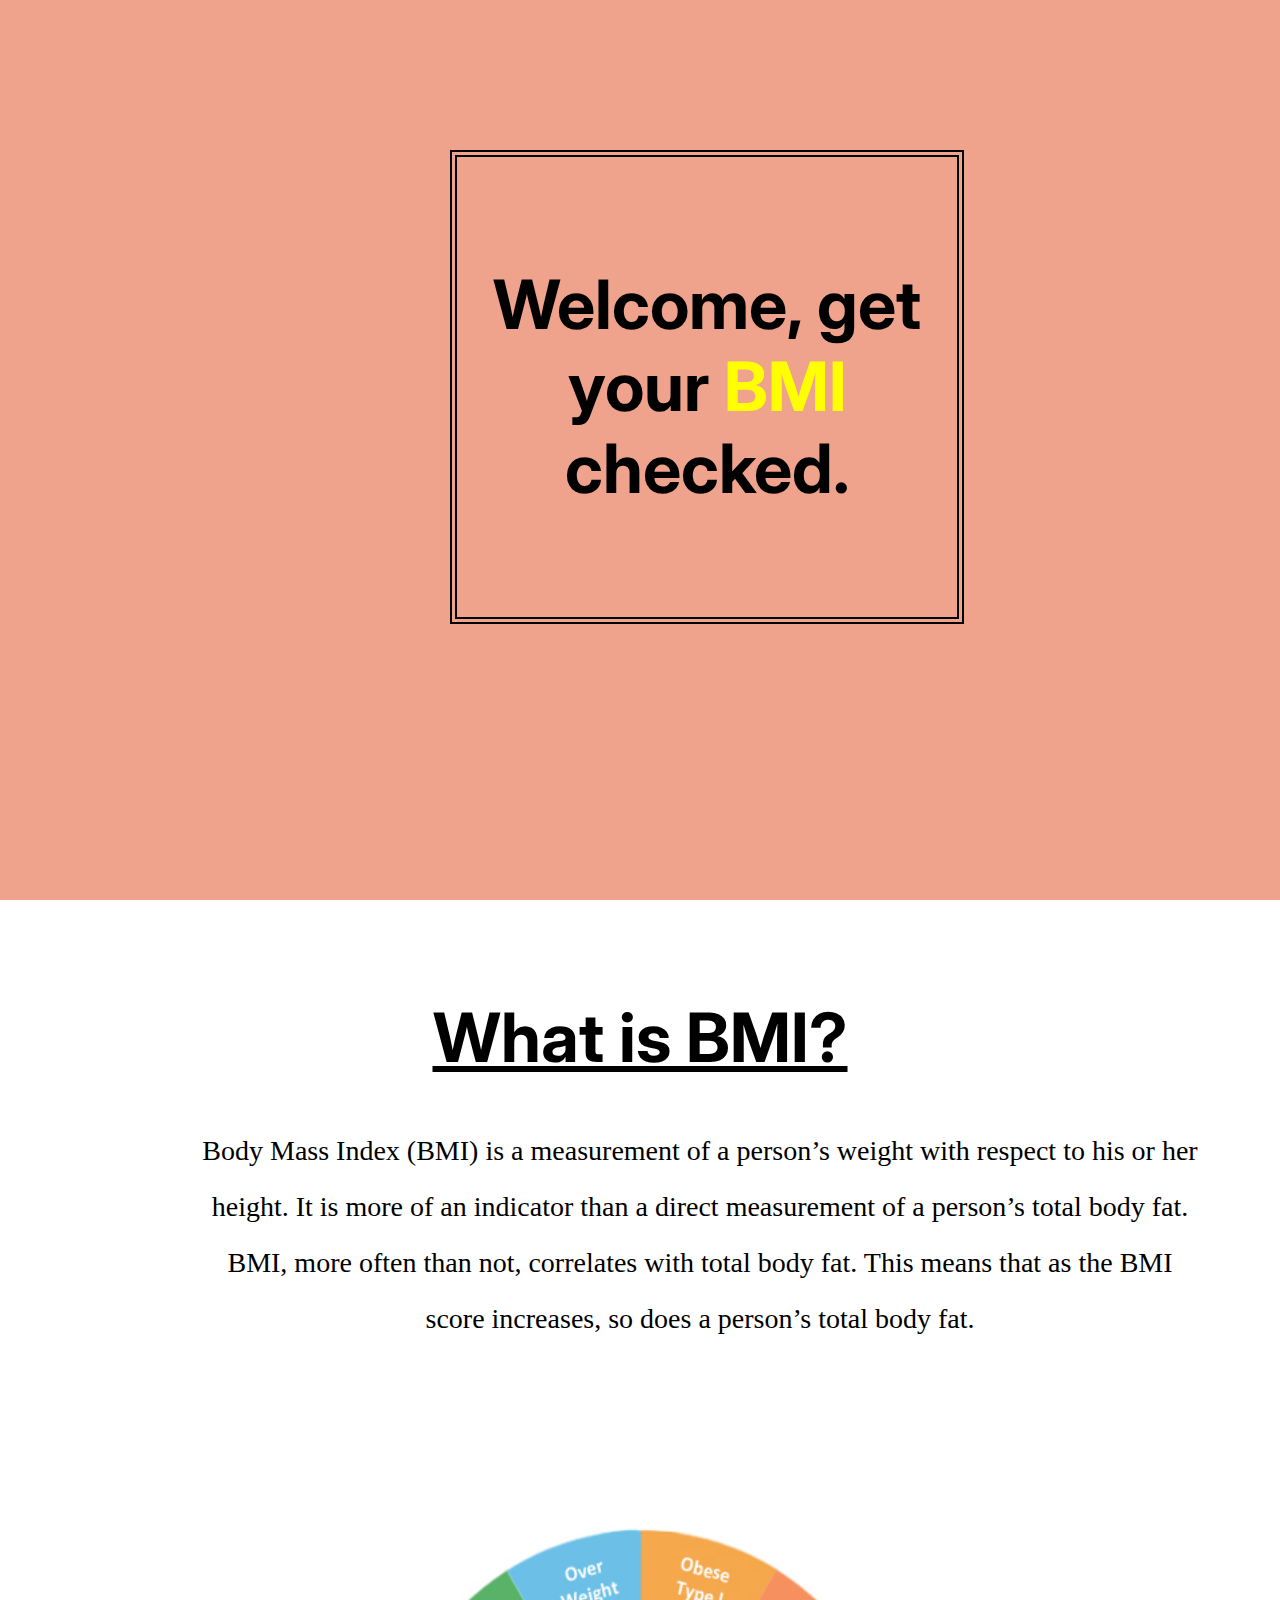
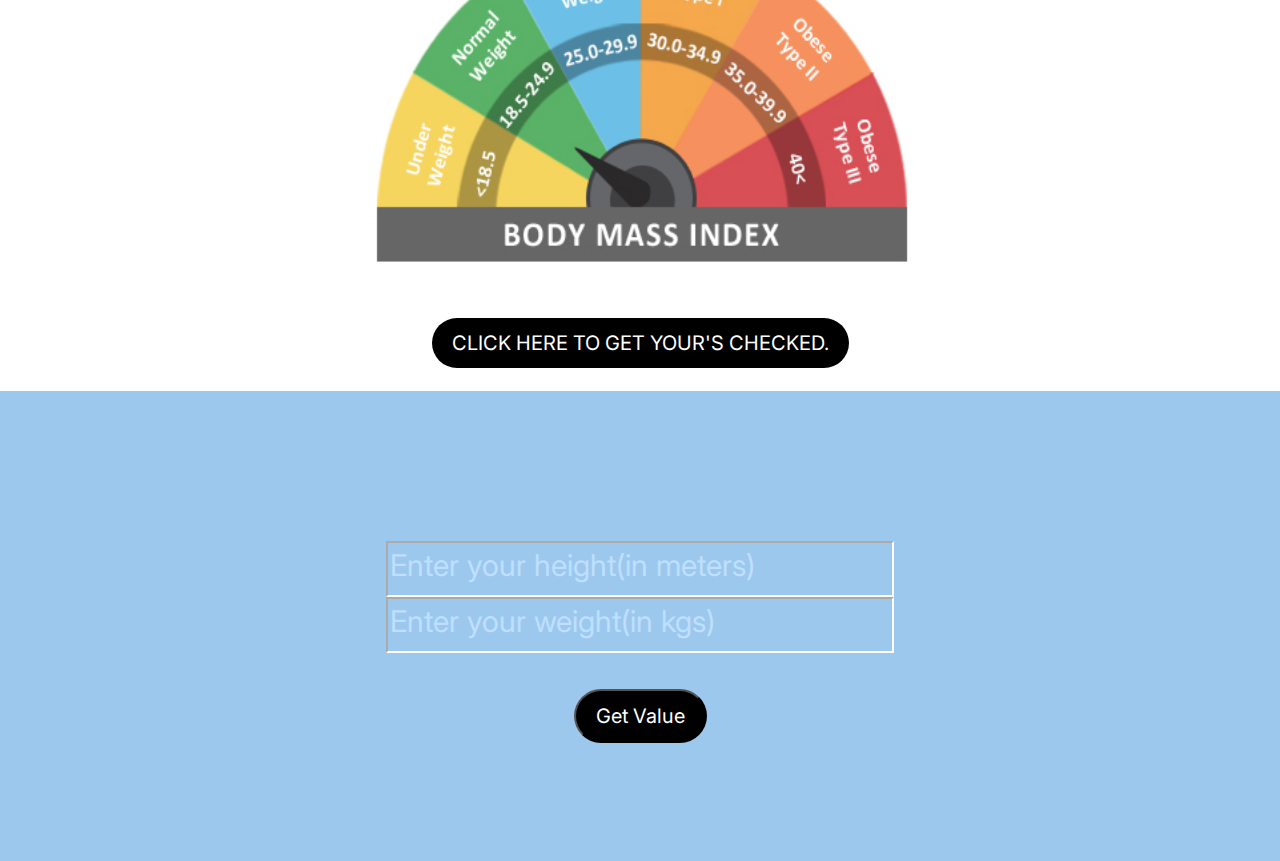
<file: BMI/index-bmi.html>
<!DOCTYPE html>
<html lang="en" dir="ltr">
  <head>
    <meta charset="utf-8">
    <title>BMI Calculator</title>
    <link rel="stylesheet" href="styles-bmi.css">
    <link href="https://fonts.googleapis.com/css2?family=Inter:wght@400&display=swap" rel="stylesheet">
    <script src="https://code.jquery.com/jquery-3.2.1.slim.min.js" integrity="sha384-KJ3o2DKtIkvYIK3UENzmM7KCkRr/rE9/Qpg6aAZGJwFDMVNA/GpGFF93hXpG5KkN" crossorigin="anonymous"></script>
    <script src="https://cdnjs.cloudflare.com/ajax/libs/popper.js/1.12.9/umd/popper.min.js" integrity="sha384-ApNbgh9B+Y1QKtv3Rn7W3mgPxhU9K/ScQsAP7hUibX39j7fakFPskvXusvfa0b4Q" crossorigin="anonymous"></script>
    <script src="https://maxcdn.bootstrapcdn.com/bootstrap/4.0.0/js/bootstrap.min.js" integrity="sha384-JZR6Spejh4U02d8jOt6vLEHfe/JQGiRRSQQxSfFWpi1MquVdAyjUar5+76PVCmYl" crossorigin="anonymous"></script>
  </head>
  <body>
   <div class="main-div">
    <div class="head-div">
      <h1>Welcome, get your <span class="yellow"> BMI </span>checked.</h1>
   </div></div>
   <div class="second-page">
     <h1 class="bmi-head"> <u><span>What is BMI?</span></u></h1>
 <div class="para-div">
     <p> Body Mass Index (BMI) is a measurement of a person’s weight with respect to his or her height. It is more of an indicator than a direct measurement of a person’s total body fat.

BMI, more often than not, correlates with total body fat. This means that as the BMI score increases, so does a person’s total body fat.</p>
</div>
 <img class="bmichart"src="bmi-chart-img.jpeg" alt="bmichart-img">
 <div class="btn-class">
   <br><br><br>
   <a class="btn" href="#calc">CLICK HERE TO GET YOUR'S CHECKED.</a><br><br><br>

 </div>
 <div class="in-div" id="calc">
        <div><div ><input type="text" placeholder="Enter your height(in meters)" id="height"></div>
         <div> <input type="text" placeholder="Enter your weight(in kgs)" id="weight"></div>

        <div ><br><br><button class="btn1" type="button" onclick="getInputVal();">Get Value</button><br><br></div></div>
        <div ><p id="answer"></p></div>
        </div>

   <script src="index-bmi.js" type="text/javascript">

   </script>
  </body>
</html>
</file>
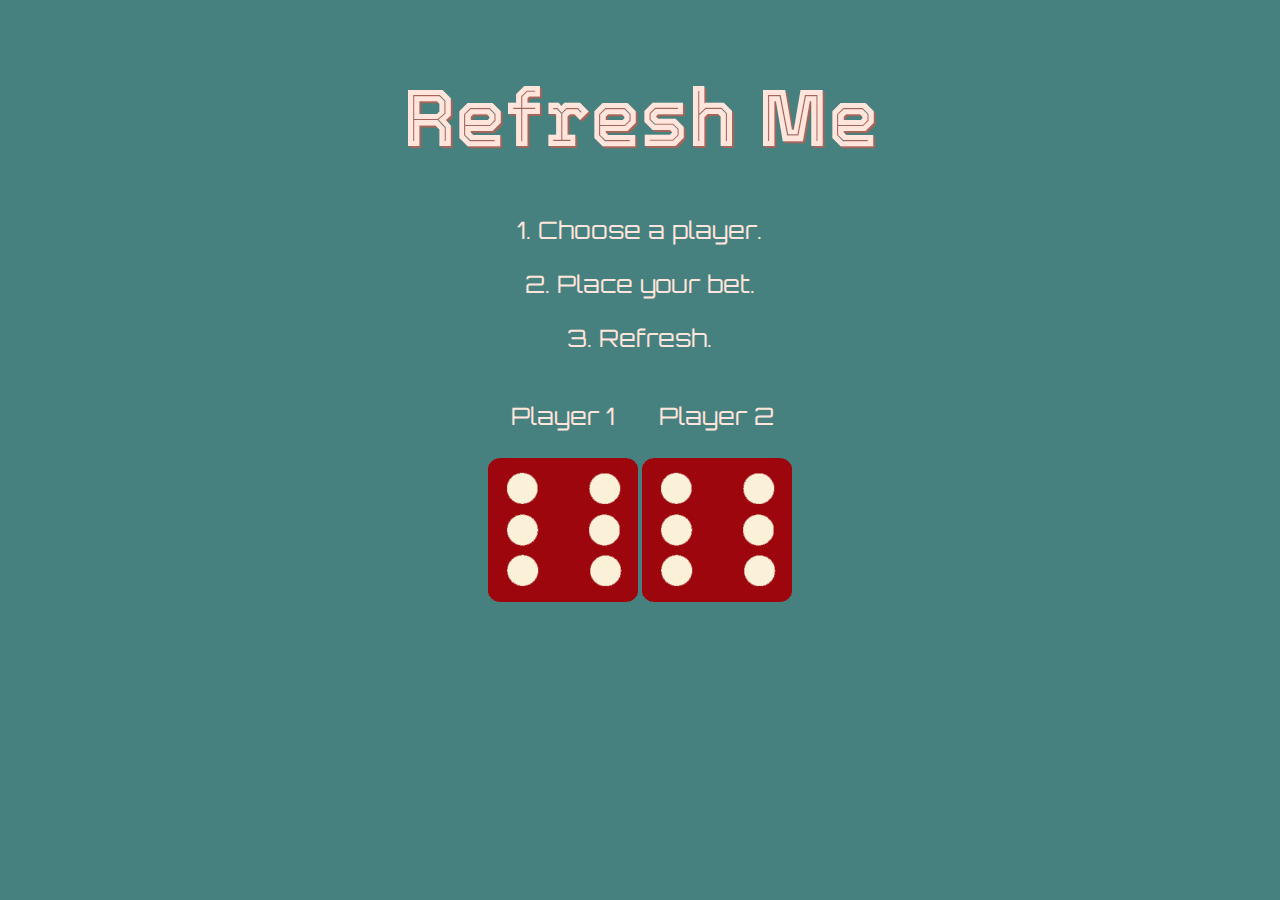
<file: DICE-GAME/index-dice.html>
<!DOCTYPE html>
<html lang="en" dir="ltr">
  <head>
    <meta charset="utf-8">
    <title>The No.1 Dispute Solving Dice Game</title>
<link rel="stylesheet" href="styles-dice.css">

<link href="https://fonts.googleapis.com/css2?family=Orbitron&family=Tourney:ital,wght@1,100&display=swap" rel="stylesheet" >
  </head>
  <body>
  <h1>Refresh Me</h1>
  <div class="maindiv">
    <p>1. Choose a player.</p>
    <p>2. Place your bet.</p>
    <p>3. Refresh.</p>
    <div class="dice forPlayer1">
      <p>Player 1</p>
      <img src="images/dice6.png" alt="6-img">
   </div>
   <div class="dice forPlayer2">
     <p>Player 2</p>
     <img src="images/dice6.png" alt="6-img">
   </div>
  </div>
  <script src="index-dice.js" type="text/javascript"></script>
  </body>
</html>
</file>
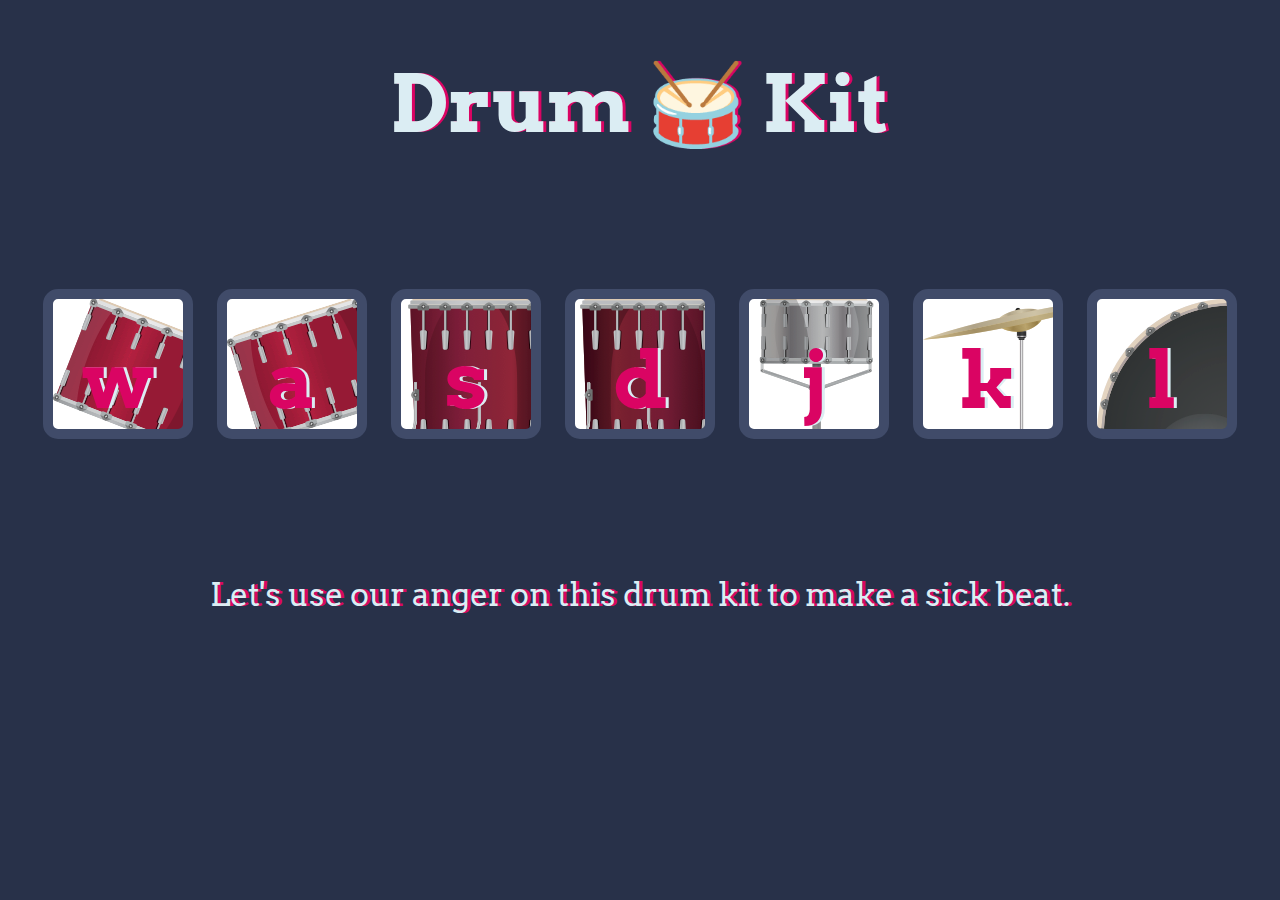
<file: DRUMKIT/index-DRUMKIT.html>
<!DOCTYPE html>
<html lang="en" dir="ltr">

<head>
  <meta charset="utf-8">
  <title>Drum Kit</title>
  <link rel="stylesheet" href="styles-DRUMKIT.css">
  <link href="https://fonts.googleapis.com/css?family=Arvo" rel="stylesheet">
</head>

<body>
  <h1 id="title">Drum 🥁 Kit</h1>
  <div class="set">
    <button class="w drum">w</button>
    <button class="a drum">a</button>
    <button class="s drum">s</button>
    <button class="d drum">d</button>
    <button class="j drum">j</button>
    <button class="k drum">k</button>
    <button class="l drum">l</button>
  </div>


<script src="index-DRUMKIT.js" charset="utf-8"></script>

<footer>
<p>Let's use our anger on this drum kit to make a sick beat.</p>
</footer>
</body>
</html>
</file>
<file: BMI/styles-bmi.css>
html,body{
  margin: 0px;
  height:100%;
  text-align: center;

}
.main-div{
  position: relative;


  background-color:#EFA38C;
  height:100%;
}

h1{
  font-family: 'Inter', sans-serif;
  font-size: 4.25rem;
}
.yellow{
  color: yellow;
}

.head-div{
  position: absolute;
  top: 150px;
  left:450px;
  height:400px;
  width:500px;
  border-style:double;
  padding-top: 60px;


  border-width: 7.5px;

}

p{
  font-size: 1.75rem;
}

.para-div{
  height:400px;
  width:1000px;
  line-height: 2;
  padding-left: 200px;
}

.bmi-head{
  padding-top: 50px;
}

.bmichart{
  height:350px;
  width:550px;
}
.btn {
  -webkit-border-radius: 28;
  -moz-border-radius: 28;
  border-radius: 28px;
  font-family: 'Inter', sans-serif;
  color: #ffffff;
  font-size: 20px;
  background: #000000;
  padding: 13px 20px 13px 20px;
  text-decoration: none;
}

.btn:hover {
  background: #9DC8EE;
  text-decoration: none;
}

.in-div{
  background-color: #9DC8EE;
  height:100%;
  padding-top: 150px;
  padding-bottom: 50px;
}

#weight{
 background-color: transparent;
 border-color: white;
 height:50px;
 width:500px;
 color:black;
 font-size: 20px;
}

#weight:hover{
  border-color:#BEDFFD;
}

#weight::placeholder{
  color:#BEDFFD;
  font-family: 'Inter', sans-serif;
  font-size:30px;

}

#answer{
  font-family: 'Inter', sans-serif;
  font-size: 50px;
  color: black;
}



#height{
 background-color: transparent;
 border-color: white;
 height:50px;
 width:500px;
 color:black;
 font-size: 20px;
}

#heigth:hover{
  border-color: #BEDFFD;
}

#height::placeholder{
  color:#BEDFFD;
  font-family: 'Inter', sans-serif;
  font-size:30px;

}

.btn1 {
  -webkit-border-radius: 28;
  -moz-border-radius: 28;
  border-radius: 28px;
  font-family: 'Inter', sans-serif;
  color: #ffffff;
  font-size: 20px;
  background: #000000;
  padding: 13px 20px 13px 20px;
  text-decoration: none;
}

.btn1:hover {
  background: #9DC8EE;
  text-decoration: none;
}

.footer-color{
  background-color:#EFA38C;

}
</file>
<file: DICE-GAME/styles-dice.css>
body{
  background-color: #47817F;
  text-align: center;

}

.dice{
  text-align: center;
  display: inline-block;
}



h1{
  font-family: 'Tourney', cursive;
  font-size: 500%;
  color: #FFE5DB;
  text-shadow: 2px 2px #A5655A;
  padding-top: 20px;
}

img{
  width:150px;
  height:150px;
}

.maindiv{
  width: 70%;
  margin: auto;
  text-align: center;
}

p{
  font-family: 'Orbitron', sans-serif;
  color: #FFE5DB;
  font-size: 1.5rem;
}
</file>
<file: DRUMKIT/styles-DRUMKIT.css>
body {
  text-align: center;
  background-color: #283149;
}

h1 {
  font-size: 5rem;
  color: #DBEDF3;
  font-family: "Arvo", cursive;
  text-shadow: 3px 0 #DA0463;

}

footer {
  color: #DBEDF3;
  font-family: sans-serif;
}

.w {
  background-image: url("images/tom1.png");
}

.a {
  background-image: url("images/tom2.png");
}

.s {
  background-image: url("images/tom3.png");
}

.d {
  background-image: url("images/tom4.png");
}

.j {
  background-image: url("images/snare.png");
}

.k {
  background-image: url("images/crash.png");
}

.l {
  background-image: url("images/kick.png");
}

.set {
  margin: 10% auto;
}

.pressed {
  box-shadow: 0 3px 4px 0 #DBEDF3;
  opacity: 0.5;
}

.red {
  color: red;
}

.drum {
  outline: none;
  border: 10px solid #404B69;
  font-size: 5rem;
  font-family: 'Arvo', cursive;
  line-height: 2;
  font-weight: 900;
  color: #DA0463;
  text-shadow: 3px 0 #DBEDF3;
  border-radius: 15px;
  display: inline-block;
  width: 150px;
  height: 150px;
  text-align: center;
  margin: 10px;
  background-color: white;
}

p{
  color: #DBEDF3;
  font-family: "Arvo", cursive;
  text-shadow: 3px 0 #DA0463;
  font-size: 2rem;
}
</file>
